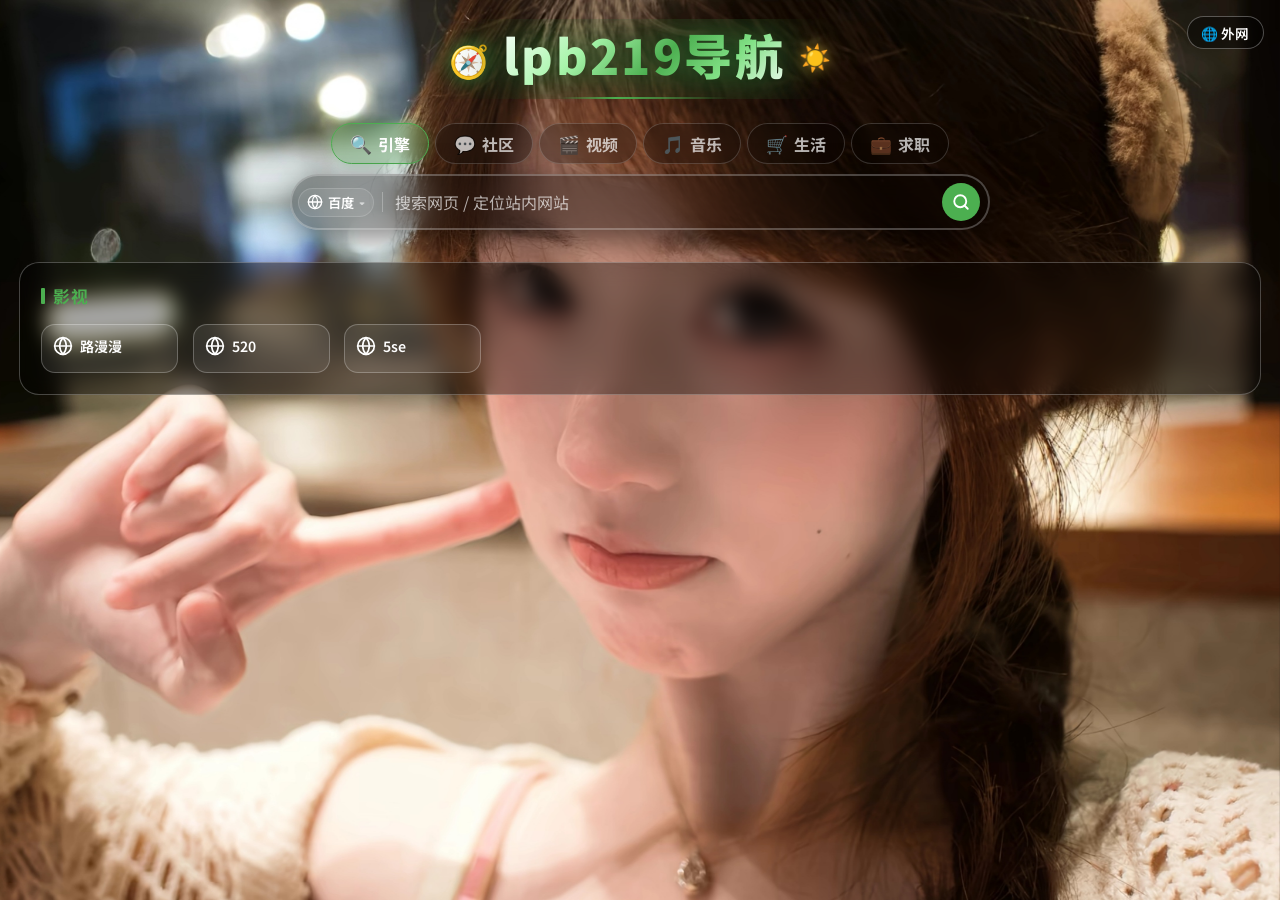
<file: index.html>
<!DOCTYPE html>
<html lang="zh-CN">
<head>
  <meta charset="UTF-8" />
  <meta name="viewport" content="width=device-width, initial-scale=1.0, maximum-scale=1.0" />
  <title>lpb219导航</title>
  <link rel="icon" href="data:image/svg+xml,<svg xmlns=%22http://www.w3.org/2000/svg%22 viewBox=%220 0 100 100%22><text y=%22.9em%22 font-size=%2290%22>🧭</text></svg>">
  <link rel="stylesheet" href="style.css">
</head>
<body>
<div id="bgLayer"></div>
<div id="bgOverlay"></div>
<div class="container">
  <!-- 头部 -->
  <div class="header-area">
    <span class="header-icon">🧭</span>
    <div>
      <h1>lpb219导航</h1>
    </div>
    <button class="theme-toggle-btn" id="themeToggleBtn" aria-label="切换主题">☀️</button>
  </div>
  <!-- 搜索区域 -->
  <div class="search-wrapper">
    <!-- 分类 Tab -->
    <div class="search-tabs" id="searchTabs"></div>
    <!-- 搜索框 -->
    <div class="search-box">
      <button class="engine-trigger" id="engineTrigger" aria-label="切换搜索引擎">
        <img id="search-engine-icon" src="" alt="搜索引擎图标">
        <span class="engine-name" id="engineName"></span>
        <span class="engine-arrow" id="engineArrow">▾</span>
      </button>
      <div class="search-divider"></div>
      <input type="text" id="searchInput" placeholder="搜索网页 / 定位站内网站" autocomplete="off" oninput="filterLinks()" />
      <button class="clear-btn" id="clearBtn" aria-label="清空" style="display:none;" onclick="clearSearch()">✕</button>
      <button class="search-submit-btn" onclick="doSearch()" aria-label="搜索">
  <svg xmlns="http://www.w3.org/2000/svg" width="18" height="18" viewBox="0 0 24 24" fill="none" stroke="currentColor" stroke-width="2.5" stroke-linecap="round" stroke-linejoin="round">
    <circle cx="11" cy="11" r="8"/>
    <line x1="21" y1="21" x2="16.65" y2="16.65"/>
  </svg>
</button>
    </div>
    <!-- 内联引擎面板（展开时出现在搜索框正下方，撑开布局） -->
    <div class="engine-list" id="enginePanel" style="display:none;"></div>
  </div>

  <!-- 链接分区（由 main.js 动态渲染） -->
  <div id="main-content"></div>
</div>
<script src="main.js"></script>
</body>
</html>
</file>
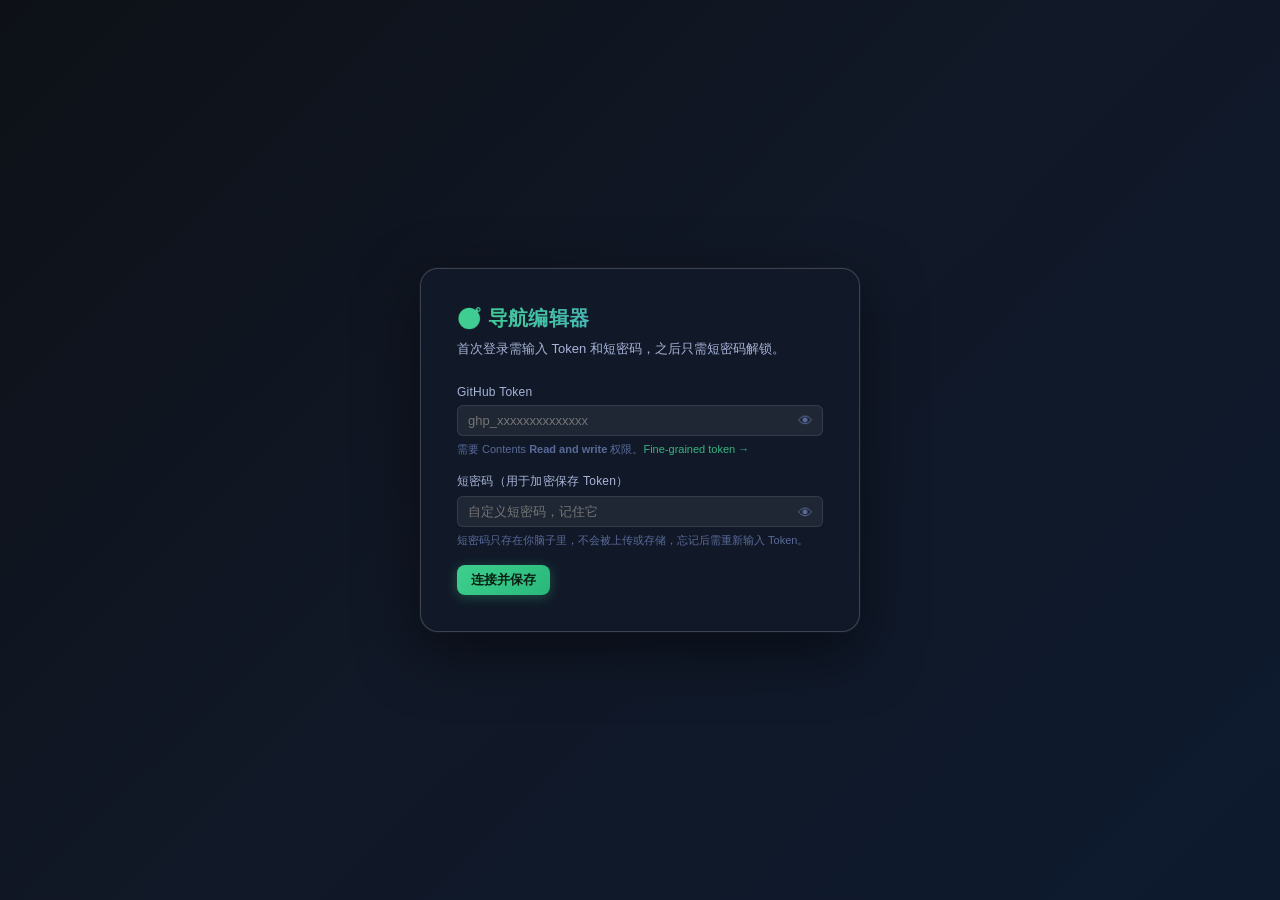
<file: admin.html>
<!DOCTYPE html>
<html lang="zh-CN">
<head>
<meta charset="UTF-8"/>
<meta name="viewport" content="width=device-width,initial-scale=1.0"/>
<title>导航编辑器</title>
<style>
*{box-sizing:border-box;margin:0;padding:0}
:root{
  --bg:#0d1117;
  --bg2:rgba(18,24,36,0.82);
  --bg3:rgba(28,36,54,0.75);
  --glass:rgba(255,255,255,0.06);
  --glass-hover:rgba(255,255,255,0.10);
  --border:rgba(255,255,255,0.10);
  --border2:rgba(255,255,255,0.18);
  --text:#f0f2ff;--text2:#a8b4d8;--text3:#5a6a9a;
  --accent:#3ecf8e;--accent2:#5de8a8;
  --accent-blue:#5b8ef5;
  --green:#3ecf8e;--red:#f05f7a;--orange:#f5a623;
  --radius:14px;--radius-sm:8px;--radius-xs:6px;
}
body{
  background:var(--bg);
  color:var(--text);
  font-family:-apple-system,BlinkMacSystemFont,'Segoe UI','PingFang SC','Microsoft YaHei',sans-serif;
  font-size:14px;
  background:linear-gradient(135deg,#0d1117 0%,#111827 50%,#0d1a2e 100%);
  min-height:100vh;
}
html,body{height:100%;overflow:hidden}
#app{display:flex;flex-direction:column;height:100vh;overflow:hidden}
#topbar{
  display:flex;align-items:center;gap:12px;
  padding:0 20px;height:54px;
  background:rgba(13,17,23,0.75);
  backdrop-filter:blur(20px);-webkit-backdrop-filter:blur(20px);
  border-bottom:1px solid var(--border);
  flex-shrink:0;z-index:100;
  box-shadow:0 2px 20px rgba(0,0,0,0.3);
}
#topbar h1{font-size:15px;font-weight:700;letter-spacing:0.02em;
  background:linear-gradient(90deg,var(--accent),var(--accent-blue));
  -webkit-background-clip:text;-webkit-text-fill-color:transparent;background-clip:text;
}
.topbar-right{margin-left:auto;display:flex;align-items:center;gap:8px}
#body{display:flex;flex:1;overflow:hidden}
#sidebar{
  width:200px;flex-shrink:0;
  background:rgba(13,17,23,0.65);
  backdrop-filter:blur(16px);-webkit-backdrop-filter:blur(16px);
  border-right:1px solid var(--border);
  display:flex;flex-direction:column;overflow-y:auto;
}
#sidebar::-webkit-scrollbar{width:4px}
#sidebar::-webkit-scrollbar-thumb{background:var(--border2);border-radius:4px}
#main{flex:1;overflow-y:scroll;padding:20px;padding-bottom:calc(20px + env(safe-area-inset-bottom, 0px))}
#main::-webkit-scrollbar{width:5px}
#main::-webkit-scrollbar-thumb{background:rgba(255,255,255,0.12);border-radius:4px}
.btn{display:inline-flex;align-items:center;gap:6px;padding:6px 14px;border-radius:var(--radius-sm);font-size:13px;font-weight:500;cursor:pointer;border:none;transition:all .18s}
.btn-primary{background:linear-gradient(135deg,var(--accent),#29b87a);color:#0a1f14;font-weight:600;box-shadow:0 2px 12px rgba(62,207,142,0.3);}
.btn-primary:hover{background:linear-gradient(135deg,var(--accent2),var(--accent));box-shadow:0 4px 18px rgba(62,207,142,0.45);transform:translateY(-1px)}
.btn-ghost{background:var(--glass);color:var(--text2);border:1px solid var(--border)}.btn-ghost:hover{background:var(--glass-hover);color:var(--text);border-color:var(--border2)}
.btn-danger{background:transparent;color:var(--red);border:1px solid var(--border)}.btn-danger:hover{background:rgba(240,95,122,.12);border-color:rgba(240,95,122,.4)}
.btn-sm{padding:4px 10px;font-size:12px}
.btn:disabled{opacity:.4;cursor:not-allowed}
.btn:active:not(:disabled){transform:scale(.97)}
input[type=text],input[type=url],input[type=password],input[type=search]{
  width:100%;padding:7px 10px;
  background:rgba(255,255,255,0.06);
  border:1px solid var(--border);
  border-radius:var(--radius-xs);color:var(--text);font-size:13px;outline:none;
  transition:border-color .15s,background .15s;
}
input:focus{border-color:var(--accent);background:rgba(62,207,142,0.06)}
#login-panel{display:flex;flex-direction:column;align-items:center;justify-content:center;flex:1;padding:40px 20px}
.login-card{
  background:rgba(18,26,42,0.85);
  backdrop-filter:blur(24px);-webkit-backdrop-filter:blur(24px);
  border:1px solid var(--border2);border-radius:18px;
  padding:36px;width:100%;max-width:440px;
  box-shadow:0 20px 60px rgba(0,0,0,0.5),0 0 0 1px rgba(255,255,255,0.04);
}
.login-card h2{font-size:20px;font-weight:700;letter-spacing:0.01em;
  background:linear-gradient(90deg,var(--accent),var(--accent-blue));
  -webkit-background-clip:text;-webkit-text-fill-color:transparent;background-clip:text;
  margin-bottom:6px;
}
.login-card p{color:var(--text2);font-size:13px;margin-bottom:24px;line-height:1.7}
.field{margin-bottom:16px}
.field label{display:block;font-size:12px;color:var(--text2);margin-bottom:6px;font-weight:500;letter-spacing:0.02em}
.tip{font-size:11px;color:var(--text3);margin-top:5px;line-height:1.5}
.tip a{color:var(--accent);text-decoration:none;opacity:.85}.tip a:hover{opacity:1}
.sidebar-header{padding:14px 14px 8px;font-size:10px;font-weight:700;color:var(--text3);text-transform:uppercase;letter-spacing:.1em;}
.sec-item{display:flex;align-items:center;gap:7px;padding:7px 12px;cursor:pointer;border-radius:10px;margin:1px 6px;border:1px solid transparent;transition:all .15s;}
.sec-item:hover{background:var(--glass);border-color:var(--border)}
.sec-item.active{background:rgba(62,207,142,0.12);border-color:rgba(62,207,142,0.3);}
.sec-item .sec-name{flex:1;font-size:13px;white-space:nowrap;overflow:hidden;text-overflow:ellipsis}
.sec-item.active .sec-name{color:var(--accent);font-weight:600}
.sec-item .sec-count{font-size:10px;color:var(--text3);background:rgba(255,255,255,0.08);padding:1px 7px;border-radius:20px;flex-shrink:0;}
.sec-item.active .sec-count{background:rgba(62,207,142,0.2);color:var(--accent)}
.sec-item .lock-badge{font-size:11px;opacity:.7;flex-shrink:0}
.drag-handle{color:var(--text3);font-size:12px;cursor:grab;flex-shrink:0;user-select:none;opacity:.5}
.drag-handle:active{cursor:grabbing}
.sidebar-footer{padding:12px 10px;border-top:1px solid var(--border);margin-top:auto}
.sec-header{display:flex;align-items:center;gap:10px;margin-bottom:16px;flex-wrap:wrap}
.sec-header .cnt{font-size:12px;color:var(--text3);background:rgba(255,255,255,0.06);padding:2px 10px;border-radius:20px}
.sec-header-actions{margin-left:auto;display:flex;gap:8px;align-items:center;flex-wrap:wrap}
.links-table{width:100%;border-collapse:collapse;min-width:820px}
.links-table th{padding:8px 8px;text-align:left;font-size:10px;font-weight:700;color:var(--text3);text-transform:uppercase;letter-spacing:.08em;border-bottom:1px solid var(--border);white-space:nowrap;}
.links-table td{padding:5px 5px;vertical-align:middle;border-bottom:1px solid rgba(255,255,255,0.05)}
.links-table tr:last-child td{border-bottom:none}
.links-table tr:hover td{background:rgba(255,255,255,.025)}
.links-table input{padding:5px 7px;font-size:12px}
.icon-cell{width:32px;height:32px;border-radius:8px;border:1.5px solid var(--border);overflow:hidden;cursor:pointer;background:rgba(255,255,255,0.06);display:flex;align-items:center;justify-content:center;margin:0 auto;position:relative;transition:all .15s;flex-shrink:0;}
.icon-cell:hover{border-color:var(--accent);box-shadow:0 0 0 2px rgba(62,207,142,0.2)}
.icon-cell img{width:100%;height:100%;object-fit:contain}
.icon-cell .badge-auto{position:absolute;bottom:-1px;right:-1px;width:10px;height:10px;background:var(--bg);border-radius:50%;border:1px solid var(--border);font-size:7px;display:flex;align-items:center;justify-content:center;line-height:1}
.icon-cell .badge-custom{position:absolute;bottom:-1px;right:-1px;width:10px;height:10px;background:var(--accent);border-radius:50%;border:1px solid var(--bg)}
.ipanel{position:fixed;z-index:1000;background:rgba(15,20,35,0.92);backdrop-filter:blur(24px);-webkit-backdrop-filter:blur(24px);border:1px solid var(--border2);border-radius:var(--radius);box-shadow:0 20px 60px rgba(0,0,0,0.7);width:380px;overflow-x:hidden;overflow-y:hidden;}
.ipanel-tabs{display:flex;border-bottom:1px solid var(--border);background:rgba(0,0,0,0.2)}
.ipanel-tab{flex:1;padding:9px 0;text-align:center;font-size:12px;font-weight:500;cursor:pointer;color:var(--text3);border-bottom:2px solid transparent;transition:all .15s}
.ipanel-tab.active{color:var(--accent);border-bottom-color:var(--accent)}
.ipanel-tab:hover:not(.active){color:var(--text2)}
.ipanel-body{padding:12px}
.auto-preview{display:flex;flex-direction:column;align-items:center;gap:10px;padding:8px 0}
.auto-preview .big-icon{width:56px;height:56px;border-radius:12px;border:1px solid var(--border);background:var(--glass);display:flex;align-items:center;justify-content:center;overflow:hidden}
.auto-preview .big-icon img{width:100%;height:100%;object-fit:contain}
.auto-preview p{font-size:12px;color:var(--text2);text-align:center;line-height:1.5}
.auto-preview .domain{font-size:11px;color:var(--text3)}
.upload-mini{border:2px dashed var(--border2);border-radius:var(--radius-sm);padding:20px 16px;text-align:center;cursor:pointer;transition:all .15s}
.upload-mini:hover,.upload-mini.drag{border-color:var(--accent);background:rgba(62,207,142,.05)}
.upload-mini p{color:var(--text2);font-size:12px;margin-top:6px}
.upload-mini small{color:var(--text3);font-size:11px}
.icon-search-wrap{position:relative;margin-bottom:10px}
.icon-search-wrap input{padding-left:28px;font-size:12px}
.icon-search-wrap::before{content:'🔍';position:absolute;left:8px;top:50%;transform:translateY(-50%);font-size:11px;pointer-events:none}
.icon-grid-scroll{max-height:280px;overflow-y:auto;overflow-x:hidden}
.icon-picker-grid{display:grid;grid-template-columns:repeat(4,1fr);gap:8px;width:100%}
.icon-opt{display:flex;flex-direction:column;align-items:center;gap:3px;padding:6px 4px;border-radius:8px;cursor:pointer;border:1.5px solid transparent;transition:all .12s}
.icon-opt:hover{background:var(--glass);border-color:var(--border)}
.icon-opt.sel{border-color:var(--accent);background:rgba(62,207,142,.1)}
.icon-opt img{width:36px;height:36px;object-fit:contain;border-radius:4px}
.icon-opt span{font-size:11px;color:var(--text3);max-width:100%;overflow:hidden;text-overflow:ellipsis;white-space:nowrap;text-align:center}
.ipanel-footer{padding:10px 12px;border-top:1px solid var(--border);display:flex;gap:8px;justify-content:flex-end;background:rgba(0,0,0,0.15)}
#icons-panel{display:none}
.icons-mgr-grid{display:grid;grid-template-columns:repeat(auto-fill,minmax(80px,1fr));gap:12px;margin-top:16px}
.icons-mgr-grid .empty{grid-column:1/-1;writing-mode:horizontal-tb}
.icon-card{display:flex;flex-direction:column;align-items:center;gap:6px;padding:10px 8px;background:var(--glass);border:1px solid var(--border);border-radius:var(--radius-sm);position:relative;transition:all .15s;}
.icon-card:hover{background:var(--glass-hover);border-color:var(--border2)}
.icon-card img{width:38px;height:38px;object-fit:contain;border-radius:6px}
.icon-card .iname{font-size:10px;color:var(--text2);word-break:break-all;text-align:center;line-height:1.3}
.icon-card .del-icon{position:absolute;top:4px;right:4px;width:18px;height:18px;background:var(--red);border-radius:50%;border:none;color:#fff;font-size:11px;cursor:pointer;display:flex;align-items:center;justify-content:center;opacity:0;transition:opacity .15s}
.icon-card:hover .del-icon{opacity:1}
.upload-zone{border:2px dashed var(--border2);border-radius:var(--radius);padding:28px 20px;text-align:center;cursor:pointer;transition:all .15s;background:var(--glass);}
.upload-zone:hover,.upload-zone.drag{border-color:var(--accent);background:rgba(62,207,142,.05)}
.upload-zone p{color:var(--text2);font-size:13px;margin-top:8px}
.upload-zone small{color:var(--text3);font-size:11px}
#toast{position:fixed;bottom:24px;right:24px;padding:10px 18px;border-radius:var(--radius-sm);font-size:13px;font-weight:500;z-index:9999;display:none;backdrop-filter:blur(10px)}
.toast-ok{background:rgba(62,207,142,0.15);color:var(--green);border:1px solid rgba(62,207,142,.35)}
.toast-err{background:rgba(240,95,122,0.15);color:var(--red);border:1px solid rgba(240,95,122,.35)}
.progress{height:3px;background:var(--border);border-radius:2px;overflow:hidden;margin-top:6px}
.progress-bar{height:100%;background:linear-gradient(90deg,var(--accent),var(--accent-blue));transition:width .3s}
.spinner{display:inline-block;width:14px;height:14px;border:2px solid rgba(255,255,255,0.1);border-top-color:var(--accent);border-radius:50%;animation:spin .6s linear infinite;vertical-align:middle;margin-right:6px}
@keyframes spin{to{transform:rotate(360deg)}}
.empty{text-align:center;padding:40px;color:var(--text3);font-size:13px}
.drag-row-over{outline:2px solid var(--accent);outline-offset:-1px;border-radius:4px}
.sec-drag-over{background:rgba(62,207,142,.08)!important;border-color:rgba(62,207,142,.3)!important}
.pwd-wrap{position:relative}
.pwd-wrap input{padding-right:36px}
.eye-btn{position:absolute;right:8px;top:50%;transform:translateY(-50%);background:none;border:none;cursor:pointer;color:var(--text3);padding:2px;display:flex;align-items:center;font-size:15px;line-height:1}
.eye-btn:hover{color:var(--text2)}
.sec-title-input{max-width:220px;font-size:16px;font-weight:700;background:transparent;border:1px solid transparent;padding:4px 10px;border-radius:var(--radius-sm);color:var(--text);letter-spacing:0.01em;}
.sec-title-input:focus{border-color:var(--accent);background:rgba(62,207,142,0.06);outline:none}
@media (max-width:768px){
  #topbar{padding:0 12px;gap:8px}
  #topbar h1{font-size:13px}
  #repo-label{display:none}
  .pc-label{display:none}
  .topbar-right{gap:5px}
  .topbar-right .btn-ghost:not(#mob-menu-btn):not([onclick*="showPanel"]){display:none}
  #save-btn{padding:4px 8px;font-size:11px}
  #mob-menu-btn{display:flex!important}
  #sidebar{position:fixed;left:0;top:0;bottom:0;z-index:500;width:220px;transform:translateX(-100%);transition:transform .25s ease;box-shadow:4px 0 30px rgba(0,0,0,.6);}
  #sidebar.mob-open{transform:translateX(0)}
  #mob-overlay{display:none;position:fixed;inset:0;z-index:499;background:rgba(0,0,0,.5)}
  #mob-overlay.show{display:block}
  #main{padding:12px;padding-bottom:calc(60px + env(safe-area-inset-bottom, 0px))}
  .sec-header{gap:6px}
  .sec-header-actions{width:100%;justify-content:flex-end}
  .protect-toggle{font-size:11px;padding:3px 9px}
  .links-table{min-width:640px}
  .login-card{padding:24px 18px}
  .ipanel{width:calc(100vw - 24px)!important;left:12px!important;right:12px!important}
  #toast{bottom:16px;right:12px;left:12px;text-align:center}
  .btn{min-height:36px}
  input[type=text],input[type=url],input[type=password],input[type=search]{min-height:40px;font-size:14px}
}
#mob-menu-btn{display:none}
</style>
</head>
<body>
<div id="app">

<div id="login-panel">
  <div class="login-card">
    <h2>🧭 导航编辑器</h2>
    <div id="login-full">
      <p>首次登录需输入 Token 和短密码，之后只需短密码解锁。</p>
      <div class="field">
        <label>GitHub Token</label>
        <div class="pwd-wrap"><input type="password" id="inp-token" placeholder="ghp_xxxxxxxxxxxxxx"/><button type="button" class="eye-btn" onclick="togglePwd('inp-token',this)" tabindex="-1">👁</button></div>
        <div class="tip">需要 Contents <strong>Read and write</strong> 权限。<a href="https://github.com/settings/personal-access-tokens/new" target="_blank">Fine-grained token →</a></div>
      </div>
      <div class="field">
        <label>短密码（用于加密保存 Token）</label>
        <div class="pwd-wrap"><input type="password" id="inp-pin" placeholder="自定义短密码，记住它" autocomplete="new-password"/><button type="button" class="eye-btn" onclick="togglePwd('inp-pin',this)" tabindex="-1">👁</button></div>
        <div class="tip">短密码只存在你脑子里，不会被上传或存储，忘记后需重新输入 Token。</div>
      </div>
      <div style="display:flex;align-items:center;gap:10px;margin-top:4px">
        <button class="btn btn-primary" onclick="doLogin()">连接并保存</button>
        <span id="login-st" style="font-size:12px;color:var(--text3)"></span>
      </div>
    </div>
    <div id="login-unlock" style="display:none">
      <p>检测到已保存的加密 Token，输入短密码解锁。</p>
      <div class="field">
        <label>短密码</label>
        <div class="pwd-wrap"><input type="password" id="inp-pin2" placeholder="输入短密码" autocomplete="current-password" onkeydown="if(event.key==='Enter')doUnlock()"/><button type="button" class="eye-btn" onclick="togglePwd('inp-pin2',this)" tabindex="-1">👁</button></div>
      </div>
      <div style="display:flex;align-items:center;gap:10px;margin-top:4px">
        <button class="btn btn-primary" onclick="doUnlock()">解锁</button>
        <button class="btn btn-ghost" onclick="showFullLogin()">重新输入 Token</button>
        <span id="unlock-st" style="font-size:12px;color:var(--text3)"></span>
      </div>
    </div>
  </div>
</div>

<div id="editor-ui" style="display:none;flex-direction:column;flex:1;min-height:0;overflow:hidden">
  <div id="topbar">
    <button id="mob-menu-btn" class="btn btn-ghost btn-sm" onclick="toggleMobSidebar()" style="padding:4px 8px;font-size:16px">☰</button>
    <span>🧭</span>
    <h1>导航编辑器</h1>
    <span id="repo-label" style="font-size:12px;color:var(--text3)"></span>
    <div class="topbar-right">
      <span id="dirty-st" style="font-size:12px"></span>
      <button class="btn btn-ghost btn-sm" onclick="showPanel('icons')" title="图标管理">🖼 <span class="pc-label">图标管理</span></button>
      <button class="btn btn-ghost btn-sm" onclick="showPanel('links')" title="链接编辑">🔗 <span class="pc-label">链接编辑</span></button>
      <button class="btn btn-primary btn-sm" id="save-btn" onclick="saveAll()">💾 保存到 GitHub</button>
      <button class="btn btn-ghost btn-sm" onclick="doLogout()">退出</button><button class="btn btn-danger btn-sm" onclick="doClearLogout()" title="退出并清除本地存储">🗑 清除</button>
    </div>
  </div>
  <div id="mob-overlay" onclick="closeMobSidebar()"></div>
  <div id="body">
    <div id="sidebar">
      <div class="sidebar-header">分类</div>
      <div id="sec-list"></div>
      <div class="sidebar-footer">
        <div style="display:flex;flex-direction:column;gap:6px">
          <button class="btn btn-ghost" style="width:100%;justify-content:center;font-size:12px" onclick="addSection()">＋ 新建分类</button>
        </div>
      </div>
    </div>
    <div id="main">
      <div id="links-panel">
        <div id="links-content"><div class="empty"><span class="spinner"></span>正在加载…</div></div>
      </div>
      <div id="icons-panel">
        <div style="display:flex;align-items:center;justify-content:space-between;margin-bottom:16px;flex-wrap:wrap;gap:10px">
          <div>
            <h2 style="font-size:16px;font-weight:700">图标管理</h2>
            <p style="font-size:12px;color:var(--text3);margin-top:3px">存储在仓库 <code style="background:var(--glass);padding:1px 6px;border-radius:4px">icons/logos/</code> 目录</p>
          </div>
          <button class="btn btn-primary btn-sm" onclick="document.getElementById('icon-file-input').click()">＋ 上传图标</button>
          <input id="icon-file-input" type="file" accept="image/*,.svg,.ico" multiple style="display:none" onchange="uploadIconFiles(Array.from(event.target.files));event.target.value=''">
        </div>
        <div class="upload-zone" id="drop-zone"
          onclick="document.getElementById('icon-file-input').click()"
          ondragover="event.preventDefault();this.classList.add('drag')"
          ondragleave="this.classList.remove('drag')"
          ondrop="handleIconDrop(event)">
          <svg width="28" height="28" viewBox="0 0 24 24" fill="none" stroke="var(--text3)" stroke-width="1.5"><path d="M21 15v4a2 2 0 0 1-2 2H5a2 2 0 0 1-2-2v-4"/><polyline points="17 8 12 3 7 8"/><line x1="12" y1="3" x2="12" y2="15"/></svg>
          <p>点击或拖拽上传图标</p>
          <small>PNG · SVG · ICO · JPG · WebP</small>
        </div>
        <div id="upload-prog" style="display:none;margin-top:10px">
          <div style="font-size:12px;color:var(--text2)" id="prog-txt"></div>
          <div class="progress"><div class="progress-bar" id="prog-bar" style="width:0"></div></div>
        </div>
        <div class="icons-mgr-grid" id="icons-grid"><div class="empty"><span class="spinner"></span>加载中…</div></div>
      </div>
    </div>
  </div>
</div>

<div id="ipanel" class="ipanel" style="display:none">
  <div class="ipanel-tabs">
    <div class="ipanel-tab active" onclick="switchITab('auto')">🌐 自动获取</div>
    <div class="ipanel-tab" onclick="switchITab('upload')">⬆ 上传</div>
    <div class="ipanel-tab" onclick="switchITab('pick')">📁 已上传</div>
  </div>
  <div class="ipanel-body" id="ipanel-body"></div>
  <div class="ipanel-footer">
    <button class="btn btn-ghost btn-sm" onclick="closeIPPanel()">取消</button>
    <button class="btn btn-primary btn-sm" id="ipanel-confirm" onclick="confirmIcon()">确认</button>
  </div>
</div>
<div id="ipanel-backdrop" style="display:none;position:fixed;inset:0;z-index:999" onclick="closeIPPanel()"></div>

<div id="toast"></div>

<script>
const ICONS_DIR = 'icons/logos';
const ICONS_PREFIX = 'icons/logos/';
const _basePath = location.pathname.replace(/\/admin(\.html.*)?$/, '');
const SITE_ICON_BASE = location.origin + _basePath + '/icons/logos/';

let TOKEN='',REPO='',BRANCH='main';
let linksData=[],iconsData=[],linksSha='';
let currentSec=0,isDirty=false;
let dragRowSrc=null,dragSecSrc=null;

let pickerTarget=null;
let pickerTab='auto';
let pickerPendingIcon='';

let _faviconProvider = 'duckduckgo';
let _faviconProxy    = '';

const DEFAULT_ICON = '[data-uri]';

function _withProxy(url) {
  if (!_faviconProxy) return url;
  return _faviconProxy + '/' + url.replace(/^https?:\/\//, '');
}
function buildFaviconUrl(domain) {
  if (!domain) return DEFAULT_ICON;
  if (_faviconProvider === 'google')
    return _withProxy(`https://www.google.com/s2/favicons?sz=64&domain=${domain}`);
  return _withProxy(`https://icons.duckduckgo.com/ip3/${domain}.ico`);
}

(async function syncFaviconConfig() {
  try {
    const candidates = ['./main.js', '../main.js'];
    for (const path of candidates) {
      try {
        const res = await fetch(path);
        if (!res.ok) continue;
        const text = await res.text();
        const providerMatch = text.match(/FAVICON_PROVIDER\s*=\s*['"](\w+)['"]/);
        const proxyMatch    = text.match(/(?:^|\n)const PROXY\s*=\s*['"]([^'"]*)['"]/m);
        if (providerMatch) _faviconProvider = providerMatch[1];
        if (proxyMatch)    _faviconProxy    = proxyMatch[1];
        break;
      } catch {}
    }
  } catch {}
})();

const uid=()=>Math.random().toString(36).slice(2,9);
const esc=s=>(s||'').replace(/&/g,'&amp;').replace(/"/g,'&quot;').replace(/</g,'&lt;');
function getDomain(url){try{return new URL(url).hostname;}catch{return '';}}

let toastTimer;
function toast(msg,type='ok',dur=2800){
  const el=document.getElementById('toast');
  el.textContent=msg;el.className='toast-'+type;el.style.display='block';
  clearTimeout(toastTimer);toastTimer=setTimeout(()=>el.style.display='none',dur);
}
function setDirty(v=true){
  isDirty=v;
  const el=document.getElementById('dirty-st');
  el.textContent=v?'● 未保存':'';el.style.color=v?'var(--orange)':'';
}

const HARDCODED_REPO   = 'lllllpb/Simple-Nav-Page';
const HARDCODED_BRANCH = 'main';

function detectRepo(){
  if(HARDCODED_REPO) return{repo:HARDCODED_REPO,branch:HARDCODED_BRANCH};
  const host=location.hostname;
  const path=location.pathname;
  const ghMatch=host.match(/^([^.]+)\.github\.io$/);
  if(ghMatch){
    const owner=ghMatch[1];
    const repoSegment=path.split('/').filter(Boolean)[0]||'';
    if(repoSegment) return{repo:`${owner}/${repoSegment}`,branch:'main'};
  }
  return{repo:sessionStorage.getItem('nr')||'',branch:sessionStorage.getItem('nb')||'main'};
}

async function deriveKey(pin){
  const base=await crypto.subtle.importKey('raw',new TextEncoder().encode(pin),{name:'PBKDF2'},false,['deriveKey']);
  return crypto.subtle.deriveKey(
    {name:'PBKDF2',salt:new TextEncoder().encode('nav-editor-salt'),iterations:100000,hash:'SHA-256'},
    base,{name:'AES-GCM',length:256},false,['encrypt','decrypt']
  );
}
async function encryptToken(pin,token){
  const key=await deriveKey(pin);
  const iv=crypto.getRandomValues(new Uint8Array(12));
  const enc=await crypto.subtle.encrypt({name:'AES-GCM',iv},key,new TextEncoder().encode(token));
  const buf=new Uint8Array(12+enc.byteLength);buf.set(iv);buf.set(new Uint8Array(enc),12);
  return btoa(String.fromCharCode(...buf));
}
async function decryptToken(pin,data){
  const buf=Uint8Array.from(atob(data),c=>c.charCodeAt(0));
  const iv=buf.slice(0,12),ct=buf.slice(12);
  const key=await deriveKey(pin);
  const dec=await crypto.subtle.decrypt({name:'AES-GCM',iv},key,ct);
  return new TextDecoder().decode(dec);
}

function hasStoredToken(){return!!localStorage.getItem('enc_token');}

function loadSaved(){
  if(hasStoredToken()){
    document.getElementById('login-full').style.display='none';
    document.getElementById('login-unlock').style.display='block';
    setTimeout(()=>document.getElementById('inp-pin2')?.focus(),100);
  }
}

function showFullLogin(){
  document.getElementById('login-full').style.display='block';
  document.getElementById('login-unlock').style.display='none';
  document.getElementById('login-st').textContent='';
}

async function doUnlock(){
  const pin=document.getElementById('inp-pin2').value;
  if(!pin){toast('请输入短密码','err');return;}
  const st=document.getElementById('unlock-st');st.textContent='解锁中…';
  try{
    const enc=localStorage.getItem('enc_token');
    TOKEN=await decryptToken(pin,enc);
    const{repo,branch}=detectRepo();
    REPO=repo;BRANCH=branch;
    if(!REPO){st.textContent='❌ 无法识别仓库';return;}
    await gh(`git/ref/heads/${BRANCH}`);
    sessionStorage.setItem('nt',TOKEN);
    document.getElementById('login-panel').style.display='none';
    const eu=document.getElementById('editor-ui');eu.style.display='flex';eu.style.flex='1';eu.style.minHeight='0';eu.style.overflow='hidden';
    document.getElementById('repo-label').textContent=REPO+' @ '+BRANCH;
    await loadIcons();
    await loadLinks();
  }catch(e){
    st.textContent='❌ '+(e.message.includes('operation-specific')||e.message.includes('decrypt')?'短密码错误':''+e.message);
  }
}

async function gh(path,opts={}){
  const res=await fetch(`https://api.github.com/repos/${REPO}/${path}`,{
    ...opts,
    headers:{'Authorization':'Bearer '+TOKEN,'Accept':'application/vnd.github+json','X-GitHub-Api-Version':'2022-11-28',...(opts.headers||{})}
  });
  if(!res.ok){const e=await res.json().catch(()=>({}));throw new Error(e.message||'HTTP '+res.status);}
  return res.status===204?null:res.json();
}
async function getFile(fp){
  const d=await gh(`contents/${fp}?ref=${BRANCH}`);
  return{content:decodeURIComponent(escape(atob(d.content.replace(/\s/g,'')))),sha:d.sha};
}
async function putFile(fp,content,sha,msg){
  const b64=btoa(unescape(encodeURIComponent(content)));
  return gh(`contents/${fp}`,{method:'PUT',headers:{'Content-Type':'application/json'},
    body:JSON.stringify({message:msg,content:b64,...(sha?{sha}:{}),branch:BRANCH})});
}
async function putBinary(fp,bytes,sha,msg){
  let s='';bytes.forEach(b=>s+=String.fromCharCode(b));
  return gh(`contents/${fp}`,{method:'PUT',headers:{'Content-Type':'application/json'},
    body:JSON.stringify({message:msg,content:btoa(s),...(sha?{sha}:{}),branch:BRANCH})});
}
async function delFile(fp,sha,msg){
  return gh(`contents/${fp}`,{method:'DELETE',headers:{'Content-Type':'application/json'},
    body:JSON.stringify({message:msg,sha,branch:BRANCH})});
}

async function doLogin(){
  TOKEN=document.getElementById('inp-token').value.trim();
  const pin=document.getElementById('inp-pin').value;
  if(!TOKEN){toast('请输入 GitHub Token','err');return;}
  if(!pin){toast('请设置短密码','err');return;}
  const{repo,branch}=detectRepo();
  REPO=repo;BRANCH=branch;
  if(!REPO){toast('无法自动识别仓库','err');return;}
  const st=document.getElementById('login-st');st.textContent='连接中…';
  try{
    await gh(`git/ref/heads/${BRANCH}`);
    const enc=await encryptToken(pin,TOKEN);
    localStorage.setItem('enc_token',enc);
    sessionStorage.setItem('nt',TOKEN);
    document.getElementById('login-panel').style.display='none';
    const eu=document.getElementById('editor-ui');eu.style.display='flex';eu.style.flex='1';eu.style.minHeight='0';eu.style.overflow='hidden';
    document.getElementById('repo-label').textContent=REPO+' @ '+BRANCH;
    await loadIcons();
    await loadLinks();
  }catch(e){st.textContent='❌ '+e.message;}
}
function doLogout(){sessionStorage.clear();location.reload();}
function doClearLogout(){
  if(!confirm('确定清除本地保存的加密 Token 吗？下次需重新输入。'))return;
  localStorage.removeItem('enc_token');sessionStorage.clear();location.reload();
}

async function loadLinks(){
  try{
    const{content,sha}=await getFile('links.json');
    linksSha=sha;
    const raw=JSON.parse(content);
    linksData=raw.map(sec=>({
      ...sec,_id:uid(),
      items:(sec.items||[]).map(it=>({...it,_id:uid()}))
    }));
    renderSidebar();renderSection(currentSec);
  }catch(e){toast('加载 links.json 失败：'+e.message,'err',6000);}
}

// ── FIX 4: 加 _nc 参数防止 GitHub API 返回缓存的旧文件列表 ──
async function loadIcons(){
  try{
    const files=await gh(`contents/${ICONS_DIR}?ref=${BRANCH}&_nc=${Date.now()}`).catch(()=>[]);
    iconsData=Array.isArray(files)
      ?files.filter(f=>/\.(png|jpg|jpeg|svg|ico|webp|gif)$/i.test(f.name))
             .map(f=>({name:f.name,sha:f.sha,url:f.download_url}))
      :[];
  }catch{iconsData=[];}
  renderIconsGrid();
}

function showPanel(p){
  document.getElementById('links-panel').style.display=p==='links'?'block':'none';
  document.getElementById('icons-panel').style.display=p==='icons'?'block':'none';
  document.getElementById('sidebar').style.display=p==='links'?'flex':'none';
  if(p==='icons')renderIconsGrid();
}

function renderSidebar(){
  document.getElementById('sec-list').innerHTML=linksData.map((sec,si)=>`
    <div class="sec-item ${si===currentSec?'active':''}" draggable="true"
      onclick="selectSection(${si})"
      ondragstart="dragSecSrc=${si};event.dataTransfer.effectAllowed='move';this.style.opacity='.4'"
      ondragover="event.preventDefault();this.classList.add('sec-drag-over')"
      ondragleave="this.classList.remove('sec-drag-over')"
      ondrop="dropSec(event,${si})"
      ondragend="this.style.opacity=''">
      <span class="drag-handle">⠿</span>
      <span class="sec-name">${esc(sec.section)}</span>
      <span class="sec-count">${sec.items.length}</span>
    </div>`).join('');
}
function selectSection(si){currentSec=si;renderSidebar();renderSection(si);showPanel('links');if(window.innerWidth<=768)closeMobSidebar();}
function dropSec(e,ti){
  e.preventDefault();
  document.querySelectorAll('.sec-item').forEach(el=>el.classList.remove('sec-drag-over'));
  if(dragSecSrc===null||dragSecSrc===ti)return;
  const[m]=linksData.splice(dragSecSrc,1);linksData.splice(ti,0,m);
  currentSec=ti;dragSecSrc=null;setDirty();renderSidebar();renderSection(currentSec);
}

function renderSection(si){
  const panel=document.getElementById('links-content');
  if(!linksData.length){panel.innerHTML='<div class="empty">还没有分类，点击左侧添加</div>';return;}
  const sec=linksData[si];
  if(!sec){panel.innerHTML='';return;}
  panel.innerHTML=`
    <div class="sec-header">
      <input class="sec-title-input" type="text" value="${esc(sec.section)}"
        onfocus="this.style.borderColor='var(--accent)'"
        onblur="this.style.borderColor='transparent'"
        onchange="linksData[${si}].section=this.value;setDirty();renderSidebar()">
      <span class="cnt">${sec.items.length} 条</span>
      <div class="sec-header-actions">
        <button class="btn btn-ghost btn-sm" onclick="addItem(${si})">＋ 添加</button>
        <button class="btn btn-danger btn-sm" onclick="deleteSection(${si})">删除分类</button>
      </div>
    </div>
    <div style="overflow-x:auto">
    <table class="links-table">
      <thead><tr>
        <th style="width:18px"></th>
        <th style="width:44px;text-align:center">图标</th>
        <th style="min-width:110px">名称</th>
        <th style="min-width:180px">URL（外网）</th>
        <th style="min-width:120px">简介</th>
        <th style="min-width:120px">搜索词</th>
        <th style="min-width:150px">内网地址</th>
        <th style="width:44px"></th>
      </tr></thead>
      <tbody id="tbody-${si}">
        ${sec.items.map((it,ii)=>rowHtml(si,ii,it)).join('')}
      </tbody>
    </table></div>`;
}

// ── FIX 3: 自定义图标 src 加 sha 后缀破缓存 ──
function iconCellHtml(si,ii,it){
  const domain=getDomain(it.url);
  if(it.icon){
    const name=it.icon.replace(/^.*\/([^/]+)$/,'$1');
    const found=iconsData.find(i=>i.name===name);
    const _ts=found?found.sha.slice(-6):Date.now();
    const src=SITE_ICON_BASE+name+'?t='+_ts;
    const fallback=found?found.url:'';
    return `<div class="icon-cell" onclick="openIPPanel(${si},${ii},this)" title="自定义：${esc(name)}">
      <img src="${src}" alt="" onerror="this.src='${fallback}'">
      <div class="badge-custom" title="自定义"></div>
    </div>`;
  } else {
    const favUrl=domain?buildFaviconUrl(domain):'';
    return `<div class="icon-cell" onclick="openIPPanel(${si},${ii},this)" title="自动抓取：${domain||'无URL'}">
      ${favUrl?`<img src="${favUrl}" alt="" onerror="this.src=''">`:'<span style="font-size:16px">🌐</span>'}
      <div class="badge-auto" title="自动">⚡</div>
    </div>`;
  }
}

function rowHtml(si,ii,it){
  return`<tr draggable="true"
    ondragstart="dragRowSrc={si:${si},ii:${ii}};event.dataTransfer.effectAllowed='move';this.style.opacity='.4'"
    ondragover="event.preventDefault();document.querySelectorAll('.drag-row-over').forEach(x=>x.classList.remove('drag-row-over'));this.classList.add('drag-row-over')"
    ondragleave="this.classList.remove('drag-row-over')"
    ondrop="dropRow(event,${si},${ii})"
    ondragend="this.style.opacity='';document.querySelectorAll('.drag-row-over').forEach(x=>x.classList.remove('drag-row-over'))">
    <td><span class="drag-handle">⠿</span></td>
    <td style="text-align:center">${iconCellHtml(si,ii,it)}</td>
    <td><input type="text" value="${esc(it.title)}" placeholder="名称" onchange="upd(${si},${ii},'title',this.value)"></td>
    <td><input type="url" value="${esc(it.url)}" placeholder="https://" onchange="updUrl(${si},${ii},this.value)"></td>
    <td><input type="text" value="${esc(it.desc||'')}" placeholder="简介" onchange="upd(${si},${ii},'desc',this.value)"></td>
    <td><input type="text" value="${esc(it['data-desc']||'')}" placeholder="关键词（逗号分隔）" onchange="upd(${si},${ii},'data-desc',this.value)"></td>
    <td><input type="url" value="${esc(it.intranet||'')}" placeholder="http://192.168.x.x" onchange="upd(${si},${ii},'intranet',this.value)"></td>
    <td><button class="btn btn-danger btn-sm" onclick="deleteItem(${si},${ii})">✕</button></td>
  </tr>`;
}

function upd(si,ii,k,v){linksData[si].items[ii][k]=v;setDirty();}
function updUrl(si,ii,v){
  linksData[si].items[ii].url=v;setDirty();
  if(!linksData[si].items[ii].icon){
    const cells=document.querySelectorAll(`#tbody-${si} tr:nth-child(${ii+1}) .icon-cell`);
    cells.forEach(cell=>{
      const domain=getDomain(v);
      const img=cell.querySelector('img');
      if(img&&domain) img.src=buildFaviconUrl(domain);
    });
  }
}

function addItem(si){
  linksData[si].items.push({_id:uid(),title:'',url:'',desc:'','data-desc':'',icon:'',intranet:''});
  setDirty();renderSection(si);renderSidebar();
  setTimeout(()=>{const rows=document.querySelectorAll(`#tbody-${si} tr`);rows[rows.length-1]?.querySelector('input')?.focus();},50);
}
function deleteItem(si,ii){if(!confirm('确定删除「'+linksData[si].items[ii].title+'」？'))return;linksData[si].items.splice(ii,1);setDirty();renderSection(si);renderSidebar();}

function addSection(){
  linksData.push({_id:uid(),section:'新分类',items:[]});
  currentSec=linksData.length-1;setDirty();renderSidebar();renderSection(currentSec);showPanel('links');
}
function deleteSection(si){
  if(!confirm(`确定删除「${linksData[si].section}」？`))return;
  linksData.splice(si,1);currentSec=Math.max(0,si-1);setDirty();renderSidebar();renderSection(currentSec);
}
function dropRow(e,si,ti){
  e.preventDefault();
  if(!dragRowSrc||dragRowSrc.si!==si||dragRowSrc.ii===ti)return;
  const items=linksData[si].items;
  const[m]=items.splice(dragRowSrc.ii,1);
  items.splice(dragRowSrc.ii<ti?ti-1:ti,0,m);
  dragRowSrc=null;setDirty();renderSection(si);
}

function openIPPanel(si,ii,cellEl){
  pickerTarget={si,ii};
  pickerPendingIcon=linksData[si].items[ii].icon||'';
  const panel=document.getElementById('ipanel');
  panel.style.visibility='hidden';
  panel.style.display='block';
  document.getElementById('ipanel-backdrop').style.display='block';
  switchITab(pickerPendingIcon?'pick':'auto');
  requestAnimationFrame(()=>{
    const rect=cellEl.getBoundingClientRect();
    const pw=panel.offsetWidth||300;
    const ph=panel.offsetHeight||260;
    const vw=window.innerWidth;
    const vh=window.innerHeight;
    const GAP=8;
    let top=rect.bottom+GAP;
    if(top+ph>vh-GAP) top=Math.max(GAP, rect.top-ph-GAP);
    let left=rect.left;
    if(left+pw>vw-GAP) left=vw-pw-GAP;
    if(left<GAP) left=GAP;
    panel.style.position='fixed';
    panel.style.top=top+'px';
    panel.style.left=left+'px';
    panel.style.visibility='visible';
  });
}
function closeIPPanel(){
  document.getElementById('ipanel').style.display='none';
  document.getElementById('ipanel-backdrop').style.display='none';
  pickerTarget=null;
}
function switchITab(tab){
  pickerTab=tab;
  document.querySelectorAll('.ipanel-tab').forEach((el,i)=>{
    el.classList.toggle('active',['auto','upload','pick'][i]===tab);
  });
  renderITabBody();
}
function renderITabBody(){
  const body=document.getElementById('ipanel-body');
  const{si,ii}=pickerTarget||{si:0,ii:0};
  const item=linksData[si]?.items[ii]||{};
  const domain=getDomain(item.url||'');

  if(pickerTab==='auto'){
    const favUrl=domain?buildFaviconUrl(domain):'';
    const isAuto=!item.icon;
    body.innerHTML=`
      <div class="auto-preview">
        <div class="big-icon">
          ${favUrl?`<img src="${favUrl}" alt="" onerror="this.parentNode.innerHTML='🌐'" style="width:100%;height:100%;object-fit:contain">`:'<span style="font-size:28px">🌐</span>'}
        </div>
        <p>${isAuto?'<span style="color:var(--green)">✓ 当前已是自动获取模式</span>':'点击「确认」将切换为自动获取'}</p>
        <div class="domain">${domain||'（URL 为空，无法抓取）'}</div>
        <div style="font-size:11px;color:var(--text3);margin-top:4px">来源：google/duckduckgo</div>
      </div>`;
    pickerPendingIcon='';

  }else if(pickerTab==='upload'){
    body.innerHTML=`
      <div class="upload-mini" id="mini-drop"
        onclick="document.getElementById('mini-file').click()"
        ondragover="event.preventDefault();this.classList.add('drag')"
        ondragleave="this.classList.remove('drag')"
        ondrop="handleMiniDrop(event)">
        <svg width="24" height="24" viewBox="0 0 24 24" fill="none" stroke="var(--text3)" stroke-width="1.5"><path d="M21 15v4a2 2 0 0 1-2 2H5a2 2 0 0 1-2-2v-4"/><polyline points="17 8 12 3 7 8"/><line x1="12" y1="3" x2="12" y2="15"/></svg>
        <p>点击或拖拽上传</p>
        <small>上传后自动选中并应用</small>
      </div>
      <input id="mini-file" type="file" accept="image/*,.svg,.ico" style="display:none" onchange="handleMiniUpload(event)">
      <div id="mini-prog" style="display:none;margin-top:8px">
        <div style="font-size:11px;color:var(--text2)" id="mini-prog-txt"></div>
        <div class="progress"><div class="progress-bar" id="mini-prog-bar" style="width:0"></div></div>
      </div>`;

  }else if(pickerTab==='pick'){
    renderPickTab();
  }
}

function renderPickTab(filter=''){
  const body=document.getElementById('ipanel-body');
  const filtered=filter
    ?iconsData.filter(ic=>ic.name.toLowerCase().includes(filter.toLowerCase()))
    :iconsData;

  const existing=body.querySelector('.icon-search-wrap');
  if(existing){
    renderIconGrid(body,filtered,filter);
    return;
  }

  body.innerHTML=`
    <div class="icon-search-wrap">
      <input type="search" placeholder="搜索图标名称…" value="${esc(filter)}"
        oninput="renderPickTab(this.value)" style="padding-left:28px">
    </div>
    <div id="icon-grid-container"></div>`;
  renderIconGrid(body,filtered,filter);
}

// ── FIX 2: 弹窗 pick tab 图标 src 加 sha 破缓存 ──
function renderIconGrid(body,filtered,filter){
  const container=body.querySelector('#icon-grid-container')||body.querySelector('.icon-grid-scroll')?.parentNode;
  const html=!iconsData.length
    ?'<div style="text-align:center;padding:16px;font-size:12px;color:var(--text3)">暂无图标，请先上传</div>'
    :filtered.length===0
      ?'<div style="text-align:center;padding:16px;font-size:12px;color:var(--text3)">没有匹配的图标</div>'
      :`<div class="icon-grid-scroll"><div class="icon-picker-grid">
        ${filtered.map(ic=>{
          const val=ICONS_PREFIX+ic.name;
          return`<div class="icon-opt ${pickerPendingIcon===val?'sel':''}" onclick="selectPendingIcon('${val}')">
            <img src="${SITE_ICON_BASE+ic.name}?t=${ic.sha.slice(-6)}" alt="${ic.name}" onerror="this.src='${ic.url}'">
            <span>${ic.name.replace(/\.[^.]+$/,'')}</span>
          </div>`;
        }).join('')}
      </div></div>`;
  if(container) container.innerHTML=html;
}

function selectPendingIcon(val){
  pickerPendingIcon=val;
  document.querySelectorAll('.icon-opt').forEach(el=>{
    el.classList.toggle('sel',el.getAttribute('onclick').includes(`'${val}'`));
  });
}

async function handleMiniUpload(e){
  const file=e.target.files[0];e.target.value='';
  if(!file)return;
  await doSingleIconUpload(file);
}
async function handleMiniDrop(e){
  e.preventDefault();document.getElementById('mini-drop')?.classList.remove('drag');
  const file=e.dataTransfer.files[0];
  if(!file)return;
  await doSingleIconUpload(file);
}
async function doSingleIconUpload(file){
  const prog=document.getElementById('mini-prog');
  const bar=document.getElementById('mini-prog-bar');
  const txt=document.getElementById('mini-prog-txt');
  prog.style.display='block';txt.textContent='上传中…';bar.style.width='30%';
  try{
    const bytes=new Uint8Array(await file.arrayBuffer());
    let sha='';
    try{const ex=await gh(`contents/${ICONS_DIR}/${encodeURIComponent(file.name)}?ref=${BRANCH}`);sha=ex.sha;}catch{}
    await putBinary(`${ICONS_DIR}/${file.name}`,bytes,sha,`upload icon: ${file.name}`);
    bar.style.width='100%';
    await loadIcons();
    renderIconsGrid();
    pickerPendingIcon=ICONS_PREFIX+file.name;
toast('✅ 上传成功，已自动选中');
switchITab('pick');
// 新图标固定排在列表末尾（iconsData.push），自动跳转后默认在不可见区域，
// 需要手动滚动到选中项才能让用户立即看到刚才传的是哪个图标。
requestAnimationFrame(()=>{
  document.querySelector('.icon-opt.sel')?.scrollIntoView({block:'center',behavior:'smooth'});
});
  }catch(err){
    toast('上传失败：'+err.message,'err');
    prog.style.display='none';
  }
}

function confirmIcon(){
  if(!pickerTarget)return;
  const{si,ii}=pickerTarget;
  linksData[si].items[ii].icon=pickerPendingIcon;
  setDirty();
  closeIPPanel();
  const tbody=document.getElementById(`tbody-${si}`);
  if(tbody){
    const rows=tbody.querySelectorAll('tr');
    if(rows[ii]){
      const it=linksData[si].items[ii];
      rows[ii].cells[1].innerHTML=iconCellHtml(si,ii,it);
    }
  }
}

async function deleteIcon(name, sha){
  if(!confirm(`确定删除图标「${name}」？\n（已使用该图标的链接将回退到自动获取）`)) return;
  try{
    await delFile(`${ICONS_DIR}/${name}`, sha, `delete icon: ${name}`);
    // 清理 linksData 中所有引用该图标的条目，回退到自动获取
    let affected = 0;
    linksData.forEach(sec => sec.items.forEach(it => {
      if(it.icon && it.icon.replace(/^.*\/([^/]+)$/,'$1') === name){
        it.icon = ''; affected++;
      }
    }));
    if(affected){ setDirty(); renderSection(currentSec); }
    toast('✅ 已删除：' + name + (affected ? `，${affected} 条链接已回退到自动获取` : ''));
    await loadIcons();
    renderIconsGrid();
  } catch(e){
    toast('删除失败：' + e.message, 'err');
  }
}

// ── FIX 1: 图标管理页 img src 加 sha 破缓存 ──
function renderIconsGrid(){
  const g=document.getElementById('icons-grid');
  if(!g)return;
  if(!iconsData.length){g.innerHTML='<div class="empty">还没有图标，上传后可在链接里选用</div>';return;}
  g.innerHTML=iconsData.map(ic=>`
    <div class="icon-card">
      <img src="${SITE_ICON_BASE+ic.name}?t=${ic.sha.slice(-6)}" alt="${ic.name}" onerror="this.src='${ic.url}'">
      <div class="iname">${ic.name}</div>
      <button class="del-icon" onclick="deleteIcon('${ic.name}','${ic.sha}')">✕</button>
    </div>`).join('');
}
function handleIconDrop(e){
  e.preventDefault();document.getElementById('drop-zone').classList.remove('drag');
  const files=Array.from(e.dataTransfer.files).filter(f=>f.type.startsWith('image/')||/\.(svg|ico)$/i.test(f.name));
  if(files.length)uploadIconFiles(files);
}
async function uploadIconFiles(files){
  const prog=document.getElementById('upload-prog'),bar=document.getElementById('prog-bar'),txt=document.getElementById('prog-txt');
  prog.style.display='block';
  let done=0, fail=0;

  for(const file of files){
    txt.textContent=`上传 ${file.name}（${done+fail+1}/${files.length}）`;
    bar.style.width=((done+fail)/files.length*100)+'%';
    try{
      const bytes=new Uint8Array(await file.arrayBuffer());
      let sha='';
      try{
        const ex=await gh(`contents/${ICONS_DIR}/${file.name}?ref=${BRANCH}`);
        sha=ex.sha;
      }catch{}
      await putBinary(`${ICONS_DIR}/${file.name}`,bytes,sha,`upload icon: ${file.name}`);
      done++;
      bar.style.width=((done+fail)/files.length*100)+'%';
      await loadIcons();
      renderIconsGrid();
    }catch(e){
      fail++;
      toast('上传 '+file.name+' 失败：'+e.message,'err');
    }
  }

  prog.style.display='none';
  if(done>0) toast(`✅ 上传完成，共 ${done} 个图标${fail>0?`，${fail} 个失败`:''}` );
}

async function saveAll(){
  const btn=document.getElementById('save-btn');
  btn.disabled=true;btn.textContent='保存中…';
  try{
    const out=linksData.map(sec=>{
      const obj={
        section:sec.section,
        items:sec.items.map(it=>{
          const o={title:it.title,url:it.url,desc:it.desc||''};
          if(it['data-desc'])o['data-desc']=it['data-desc'];
          if(it.icon)o.icon=it.icon;
          if(it.intranet)o.intranet=it.intranet;
          return o;
        })
      };
      return obj;
    });
    const res=await putFile('links.json',JSON.stringify(out,null,2),linksSha,'update links.json via editor');
    linksSha=res.content.sha;
    setDirty(false);toast('✅ 已保存到 GitHub，约 30 秒后生效');
  }catch(e){toast('保存失败：'+e.message,'err',6000);}
  finally{btn.disabled=false;btn.textContent='💾 保存到 GitHub';}
}

function togglePwd(id,btn){
  const inp=document.getElementById(id);
  if(!inp)return;
  const show=inp.type==='password';
  inp.type=show?'text':'password';
  btn.textContent=show?'🙈':'👁';
}

function toggleMobSidebar(){
  const s=document.getElementById('sidebar');
  const o=document.getElementById('mob-overlay');
  const open=s.classList.contains('mob-open');
  open?closeMobSidebar():(s.classList.add('mob-open'),o.classList.add('show'));
}
function closeMobSidebar(){
  document.getElementById('sidebar').classList.remove('mob-open');
  document.getElementById('mob-overlay').classList.remove('show');
}

window.addEventListener('beforeunload',e=>{if(isDirty){e.preventDefault();e.returnValue='';}});
loadSaved();
showPanel('links');
</script>
</body>
</html>
</file>
<file: style.css>
/* ===== Google Fonts ===== */
@import url('https://fonts.googleapis.com/css2?family=Noto+Sans+SC:wght@400;600;900&display=swap');

/* ===== CSS 变量 ===== */
:root {
  --glass-bg: rgba(0, 0, 0, 0.35);
  --glass-border: rgba(255, 255, 255, 0.25);
  --glass-shadow: 0 8px 32px 0 rgba(0, 0, 0, 0.5);
  --primary: #4CAF50;
  --primary-dim: rgba(76, 175, 80, 0.35);
  --text-main: #ffffff;
  --text-dim: rgba(255, 255, 255, 0.80);
  --radius-card: 14px;
  --radius-section: 20px;
}

/* ===== Reset ===== */
*, *::before, *::after { box-sizing: border-box; outline: none; margin: 0; padding: 0; }
html { -webkit-text-size-adjust: 100%; }

body {
  font-family: 'Noto Sans SC', sans-serif;
  color: var(--text-main);
  min-height: 100vh;
  background: #1a1a1a;
  overflow-x: hidden;
}

/* ===== 背景层 ===== */
#bgLayer {
  position: fixed;
  inset: 0;
  z-index: -2;
  background-size: cover;
  background-position: center;
  background-repeat: no-repeat;
}

#bgOverlay {
  position: fixed;
  inset: 0;
  background: rgba(0, 0, 0, 0);
  backdrop-filter: blur(0px);
  -webkit-backdrop-filter: blur(0px);
  z-index: -1;
}

/* ===== 主容器 ===== */
.container {
  max-width: 1400px;
  margin: 0 auto;
  padding: 1.2rem;
  width: 100%;
}

/* ===== 头部 ===== */
.header-area {
  display: flex;
  align-items: center;
  justify-content: center;
  gap: 14px;
  margin-bottom: 1.5rem;
  width: 100%;
  overflow: hidden;
}

.header-icon {
  font-size: 2rem;
  flex-shrink: 0;
  filter: drop-shadow(0 0 12px rgba(76, 175, 80, 0.8)) drop-shadow(0 4px 8px rgba(0,0,0,0.6));
  animation: float 3s ease-in-out infinite;
  user-select: none;
  display: flex;
  align-items: center;
}
.header-icon:last-child { animation-delay: 1.5s; }

@keyframes float {
  0%, 100% { transform: translateY(0); }
  50%       { transform: translateY(-8px); }
}

h1 {
  text-align: center;
  font-size: clamp(1.7rem, 4.2vw, 3rem);
  font-weight: 900;
  letter-spacing: 0.05em;
  white-space: nowrap;
  background: linear-gradient(135deg, #ffffff 0%, #a8f5ab 30%, #4CAF50 55%, #81e085 75%, #ffffff 100%);
  -webkit-background-clip: text;
  -webkit-text-fill-color: transparent;
  background-clip: text;
  filter:
    drop-shadow(0 0 20px rgba(76, 175, 80, 0.7))
    drop-shadow(0 0 40px rgba(76, 175, 80, 0.35))
    drop-shadow(0 6px 16px rgba(0, 0, 0, 0.8));
}

h1::after {
  content: '';
  display: block;
  margin: 8px auto 0;
  width: 60%;
  height: 2px;
  background: linear-gradient(90deg, transparent, #4CAF50, rgba(76,175,80,0.5), transparent);
  border-radius: 2px;
}

.header-subtitle {
  text-align: center;
  font-size: clamp(0.6rem, 1.5vw, 0.78rem);
  letter-spacing: 0.25em;
  color: rgba(255,255,255,0.68);
  text-transform: uppercase;
  margin-top: 5px;
  font-weight: 400;
}

/* ===== 搜索区域 ===== */
.search-wrapper {
  display: flex;
  flex-direction: column;
  align-items: center;
  margin-bottom: 2rem;
  gap: 10px;
  width: 100%;
}

/* ===== 分类 Tab ===== */
.search-tabs {
  display: flex;
  align-items: center;
  gap: 6px;
  flex-wrap: wrap;
  justify-content: center;
}

.search-tab {
  display: flex;
  align-items: center;
  gap: 6px;
  padding: 7px 18px;
  border-radius: 24px;
  border: 1px solid rgba(255,255,255,0.18);
  background: rgba(0,0,0,0.25);
  color: rgba(255,255,255,0.7);
  cursor: pointer;
  font-family: inherit;
  font-size: 0.93rem;
  font-weight: 700;
  transition: all 0.2s;
  backdrop-filter: blur(8px);
  -webkit-backdrop-filter: blur(8px);
  white-space: nowrap;
}

.search-tab:hover {
  background: rgba(76,175,80,0.15);
  border-color: rgba(76,175,80,0.4);
  color: #fff;
}

.search-tab.active {
  background: rgba(76,175,80,0.28);
  border-color: var(--primary);
  color: #fff;
  box-shadow: 0 0 12px rgba(76,175,80,0.35);
}

.tab-icon { font-size: 1.1rem; }
.tab-label { font-size: 1rem; }

/* ===== 搜索框 ===== */
.search-box {
  display: flex;
  align-items: center;
  background: rgba(0, 0, 0, 0.35);
  backdrop-filter: blur(20px);
  -webkit-backdrop-filter: blur(20px);
  border: 2px solid var(--glass-border);
  border-radius: 50px;
  padding: 5px 8px 5px 6px;
  box-shadow: var(--glass-shadow);
  width: 100%;
  max-width: 700px;
  min-width: 0;
  gap: 8px;
  position: relative;
}

/* ===== 引擎触发器（左侧可点击区域） ===== */
.engine-trigger {
  display: flex;
  align-items: center;
  gap: 5px;
  padding: 4px 8px;
  border-radius: 30px;
  border: 1px solid rgba(255,255,255,0.15);
  background: rgba(255,255,255,0.07);
  color: #fff;
  cursor: pointer;
  font-family: inherit;
  font-size: 0.85rem;
  font-weight: 600;
  transition: background 0.18s, border-color 0.18s;
  flex-shrink: 0;
  user-select: none;
  white-space: nowrap;
}

.engine-trigger:hover {
  background: rgba(76,175,80,0.18);
  border-color: rgba(76,175,80,0.5);
}

.engine-trigger:active {
  background: rgba(76,175,80,0.28);
}

#search-engine-icon {
  width: 16px;
  height: 16px;
  border-radius: 3px;
  object-fit: contain;
  flex-shrink: 0;
}

.engine-name {
  font-size: 0.83rem;
  font-weight: 600;
  color: #fff;
  white-space: nowrap;
  flex-shrink: 0;
}

.engine-arrow {
  font-size: 0.7rem;
  color: rgba(255,255,255,0.6);
  transition: transform 0.22s ease;
  flex-shrink: 0;
  line-height: 1;
}

.search-divider {
  width: 1px;
  height: 20px;
  background: rgba(255,255,255,0.25);
  flex-shrink: 0;
}

.search-box input[type="text"] {
  flex: 1;
  background: transparent;
  border: none;
  padding: 0 4px;
  height: 42px;
  font-size: 1rem;
  color: #fff;
  min-width: 0;
  width: 0;
  font-family: inherit;
}
.search-box input[type="text"]::placeholder { color: rgba(255, 255, 255, 0.65); }

/* ===== 清空按钮 ===== */
.clear-btn {
  background: rgba(255,255,255,0.12);
  border: none;
  width: 26px;
  height: 26px;
  border-radius: 50%;
  cursor: pointer;
  color: rgba(255,255,255,0.7);
  display: flex;
  align-items: center;
  justify-content: center;
  flex-shrink: 0;
  font-size: 0.72rem;
  font-weight: 700;
  transition: background 0.18s, color 0.18s, transform 0.12s;
  line-height: 1;
  padding: 0;
}
.clear-btn:hover {
  background: rgba(255,255,255,0.22);
  color: #fff;
}
.clear-btn:active { transform: scale(0.9); }

/* ===== 搜索提交按钮 ===== */
.search-submit-btn {
  background: var(--primary);
  border: none;
  width: 38px;
  height: 38px;
  border-radius: 50%;
  cursor: pointer;
  color: #fff;
  display: flex;
  align-items: center;
  justify-content: center;
  flex-shrink: 0;
  transition: background 0.2s, transform 0.15s;
  font-size: 1rem;
}
.search-submit-btn:active { transform: scale(0.93); background: #388E3C; }

/* ===== 引擎内联面板 ===== */
.engine-list {
  display: flex;
  align-items: center;
  gap: 6px;
  flex-wrap: nowrap;
  justify-content: center;
  width: 100%;
  max-width: 100%;
  overflow-x: auto;
  scrollbar-width: none;
  -ms-overflow-style: none;
  animation: panelIn 0.18s ease;
}
.engine-list::-webkit-scrollbar { display: none; }

@keyframes panelIn {
  from { opacity: 0; transform: translateY(-4px); }
  to   { opacity: 1; transform: translateY(0); }
}

.engine-btn {
  display: flex;
  align-items: center;
  gap: 5px;
  padding: 7px 16px;
  border-radius: 18px;
  border: 1px solid rgba(255,255,255,0.12);
  background: rgba(0,0,0,0.22);
  color: rgba(255,255,255,0.7);
  cursor: pointer;
  font-family: inherit;
  font-size: 0.93rem;
  font-weight: 600;
  transition: all 0.18s;
  backdrop-filter: blur(8px);
  -webkit-backdrop-filter: blur(8px);
  white-space: nowrap;
}

.engine-btn img {
  width: 16px;
  height: 16px;
  border-radius: 3px;
  object-fit: contain;
  flex-shrink: 0;
}

.engine-btn:hover {
  background: rgba(255,255,255,0.10);
  border-color: rgba(255,255,255,0.25);
  color: #fff;
}

.engine-btn.active {
  background: rgba(76,175,80,0.18);
  border-color: var(--primary);
  color: #fff;
  box-shadow: 0 0 6px rgba(76,175,80,0.2);
}

/* ===== 分区 ===== */
.section {
  background: var(--glass-bg);
  backdrop-filter: blur(10px);
  -webkit-backdrop-filter: blur(10px);
  border: 1px solid var(--glass-border);
  border-radius: var(--radius-section);
  padding: 1.3rem;
  margin-bottom: 2rem;
}

.section.section-hidden { display: none; }

.section-title {
  color: var(--primary);
  font-size: 1.05rem;
  font-weight: 700;
  margin: 0 0 1rem 0;
  letter-spacing: 0.05em;
  display: flex;
  align-items: center;
  gap: 8px;
}
.section-title::before {
  content: '';
  display: inline-block;
  width: 4px;
  height: 1em;
  background: var(--primary);
  border-radius: 1px;
}

/* ===== 卡片网格 ===== */
.link-container {
  display: grid;
  grid-template-columns: repeat(8, minmax(0, 1fr));
  gap: 0.9rem;
  align-items: stretch;
}

/* ===== 卡片 ===== */
.card {
  background: rgba(255, 255, 255, 0.08);
  border: 1px solid var(--glass-border);
  border-radius: var(--radius-card);
  transition: background 0.25s, transform 0.25s, border-color 0.25s;
  position: relative;
  text-decoration: none;
  color: inherit;
  display: flex;
  flex-direction: column;
  padding: 11px;
  gap: 5px;
  height: 100%;
  min-width: 0;
  -webkit-tap-highlight-color: transparent;
}

.card-top {
  display: flex;
  align-items: center;
  gap: 7px;
  min-width: 0;
}

.card img.favicon {
  width: 20px;
  height: 20px;
  border-radius: 4px;
  flex-shrink: 0;
}

.card .title {
  font-weight: 600;
  font-size: 0.88rem;
  color: #fff;
  white-space: nowrap;
  overflow: hidden;
  text-overflow: ellipsis;
  min-width: 0;
  flex: 1;
}

.card .desc {
  font-size: 0.73rem;
  color: var(--text-dim);
  line-height: 1.45;
  overflow: hidden;
  text-overflow: ellipsis;
  display: -webkit-box;
  -webkit-line-clamp: 2;
  -webkit-box-orient: vertical;
  flex: 1;
}

/* ===== Hover 弹出信息（桌面端） ===== */
@media (hover: hover) {
  .card:hover {
    background: rgba(255,255,255,0.18);
    transform: translateY(-4px);
    border-color: var(--primary);
  }

  .card .info-popup {
    position: absolute;
    bottom: calc(100% + 8px);
    left: 50%;
    transform: translateX(-50%) translateY(6px);
    width: 200px;
    background: rgba(10, 10, 10, 0.92);
    border: 1px solid var(--primary);
    padding: 9px 12px;
    border-radius: 10px;
    font-size: 0.74rem;
    color: #fff;
    opacity: 0;
    transition: opacity 0.25s, transform 0.25s;
    pointer-events: none;
    z-index: 100;
    word-break: break-all;
    white-space: normal;
    max-width: calc(100vw - 24px);
  }

  .card:hover .info-popup {
    opacity: 1;
    transform: translateX(-50%) translateY(0);
  }
}

/* ===== 触屏：长按弹出 tooltip ===== */
@media (hover: none) {
  .card:active {
    background: rgba(255,255,255,0.18);
    border-color: var(--primary);
  }

  .card .info-popup {
    position: fixed;
    bottom: 20px;
    left: 50%;
    transform: translateX(-50%);
    width: min(320px, calc(100vw - 32px));
    background: rgba(10, 10, 10, 0.95);
    border: 2px solid var(--primary);
    padding: 10px 14px;
    border-radius: 12px;
    font-size: 0.8rem;
    color: #fff;
    opacity: 0;
    pointer-events: none;
    z-index: 9999;
    word-break: break-all;
    white-space: normal;
    transition: opacity 0.2s;
    text-align: center;
    box-shadow: 0 4px 20px rgba(0,0,0,0.6);
  }

  .card.touch-active .info-popup { opacity: 1; }
}

.card.hidden { display: none; }

/* ===== 响应式断点 ===== */
@media (max-width: 1200px) {
  .link-container { grid-template-columns: repeat(5, minmax(0, 1fr)); }
}

@media (max-width: 960px) {
  .link-container { grid-template-columns: repeat(4, minmax(0, 1fr)); }
}

@media (max-width: 720px) {
  .link-container { grid-template-columns: repeat(3, minmax(0, 1fr)); gap: 0.65rem; }
  .card { padding: 9px 8px; }
  .card .desc { -webkit-line-clamp: 2; font-size: 0.7rem; }
}

@media (max-width: 480px) {
  .search-tabs {
    flex-wrap: nowrap;
    overflow-x: auto;
    justify-content: flex-start;
    width: 100%;
    scrollbar-width: none;
    -ms-overflow-style: none;
    padding-bottom: 2px;
  }
  .search-tabs::-webkit-scrollbar { display: none; }
  .search-tab {
    flex-shrink: 0;
    padding: 6px 13px;
    font-size: 0.85rem;
  }
  .tab-icon { font-size: 0.9rem; }
  .tab-label { font-size: 0.85rem; }

  .engine-list {
    flex-wrap: wrap;
    overflow-x: unset;
    justify-content: center;
  }
  .engine-btn {
    padding: 4px 9px;
    font-size: 0.74rem;
    gap: 3px;
  }
  .engine-btn img {
    width: 12px;
    height: 12px;
  }

  .container { padding: 0.75rem; }
  .header-area { gap: 8px; margin-bottom: 1rem; }
  .header-icon { font-size: 1.3rem; }

  .search-box { padding: 4px 8px 4px 6px; gap: 4px; }
  .engine-trigger { padding: 3px 6px; gap: 4px; }
  .engine-name { font-size: 0.7rem; }
  #search-engine-icon { width: 13px; height: 13px; }
  .engine-arrow { font-size: 0.6rem; }
  .search-box input[type="text"] { font-size: 0.9rem; height: 38px; }
  .search-submit-btn { width: 34px; height: 34px; font-size: 0.9rem; }

  .section { padding: 0.9rem 0.75rem; border-radius: 14px; }
  .link-container { grid-template-columns: repeat(3, minmax(0, 1fr)); gap: 0.5rem; }

  .card { padding: 8px 6px; border-radius: 10px; gap: 4px; }
  .card .title { font-size: 0.75rem; }
  .card img.favicon { width: 16px; height: 16px; }
  .card .desc { font-size: 0.67rem; }
}

@media (max-width: 360px) {
  .link-container { grid-template-columns: repeat(3, minmax(0, 1fr)); gap: 0.4rem; }
  .card { padding: 7px 5px; }
  .card .title { font-size: 0.7rem; }
  .search-tab { padding: 3px 8px; }
}

/* ===== 内外网切换按钮 ===== */
.net-toggle-btn {
  position: fixed;
  top: 1rem;
  right: 1rem;
  z-index: 999;
  padding: 0.35rem 0.85rem;
  border-radius: 20px;
  border: 1px solid rgba(255, 255, 255, 0.3);
  background: rgba(0, 0, 0, 0.4);
  color: #fff;
  font-size: 0.85rem;
  font-family: 'Noto Sans SC', sans-serif;
  font-weight: 600;
  cursor: pointer;
  backdrop-filter: blur(8px);
  -webkit-backdrop-filter: blur(8px);
  transition: background 0.25s, border-color 0.25s;
  user-select: none;
}

.net-toggle-btn:hover { background: rgba(0, 0, 0, 0.6); }

.net-toggle-btn.intranet-active {
  background: rgba(210, 90, 20, 0.65);
  border-color: rgba(255, 150, 70, 0.5);
}

.net-toggle-btn.intranet-active:hover { background: rgba(210, 90, 20, 0.85); }

/* ===== 夜间模式 ===== */
body.night-mode {
  --glass-bg: rgba(0, 0, 20, 0.55);
  --glass-border: rgba(150, 180, 255, 0.18);
  --primary: #7c9fff;
  --primary-dim: rgba(124, 159, 255, 0.35);
}

body.night-mode #bgOverlay {
  background: rgba(0, 0, 40, 0.45);
  backdrop-filter: blur(2px);
  -webkit-backdrop-filter: blur(2px);
}

body.night-mode .section-title::before {
  background: var(--primary);
}

/* ===== 主题切换按钮 ===== */
.theme-toggle-btn {
  background: none;
  border: none;
  font-size: 1.6rem;
  cursor: pointer;
  filter: drop-shadow(0 0 8px rgba(255,220,80,0.7));
  transition: filter 0.3s, transform 0.3s;
  flex-shrink: 0;
  line-height: 1;
  padding: 0;
  user-select: none;
  animation: float 3s ease-in-out infinite;
  animation-delay: 1.5s; 
}

.theme-toggle-btn:hover {
  transform: rotate(20deg) scale(1.15);
}

body.night-mode .theme-toggle-btn {
  filter: drop-shadow(0 0 8px rgba(180,200,255,0.8));
}

/* ===== 回到顶部按钮 ===== */
.back-top-btn {
  position: fixed;
  bottom: 2rem;
  right: 1rem;
  z-index: 999;
  width: 42px;
  height: 42px;
  border-radius: 50%;
  border: 1px solid rgba(255, 255, 255, 0.3);
  background: rgba(0, 0, 0, 0.4);
  color: #fff;
  font-size: 1.1rem;
  cursor: pointer;
  backdrop-filter: blur(8px);
  -webkit-backdrop-filter: blur(8px);
  display: flex;
  align-items: center;
  justify-content: center;
  opacity: 0;
  pointer-events: none;
  transition: opacity 0.3s, background 0.25s, transform 0.2s;
  user-select: none;
}

.back-top-btn.visible {
  opacity: 1;
  pointer-events: auto;
}

.back-top-btn:hover {
  background: rgba(0, 0, 0, 0.65);
  transform: translateY(-3px);
}

.back-top-btn:active {
  transform: scale(0.92);
}
</file>
